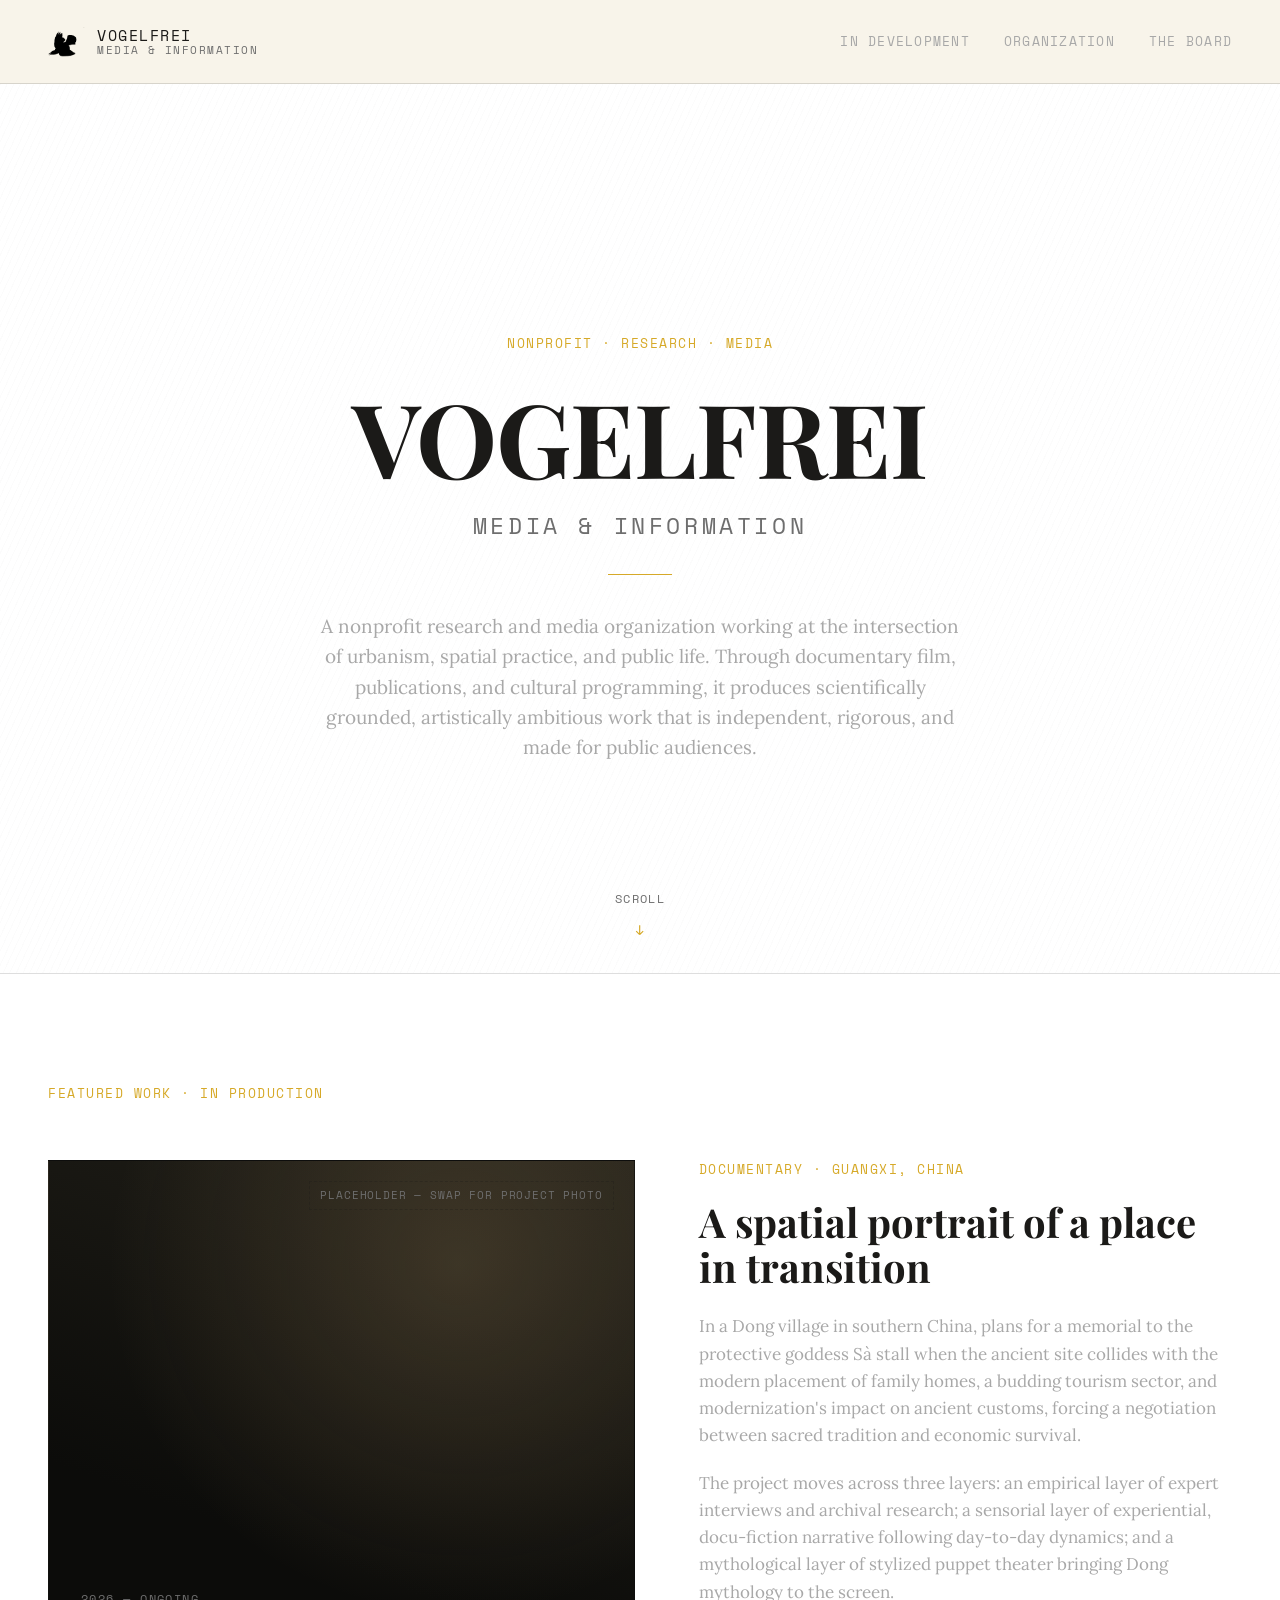
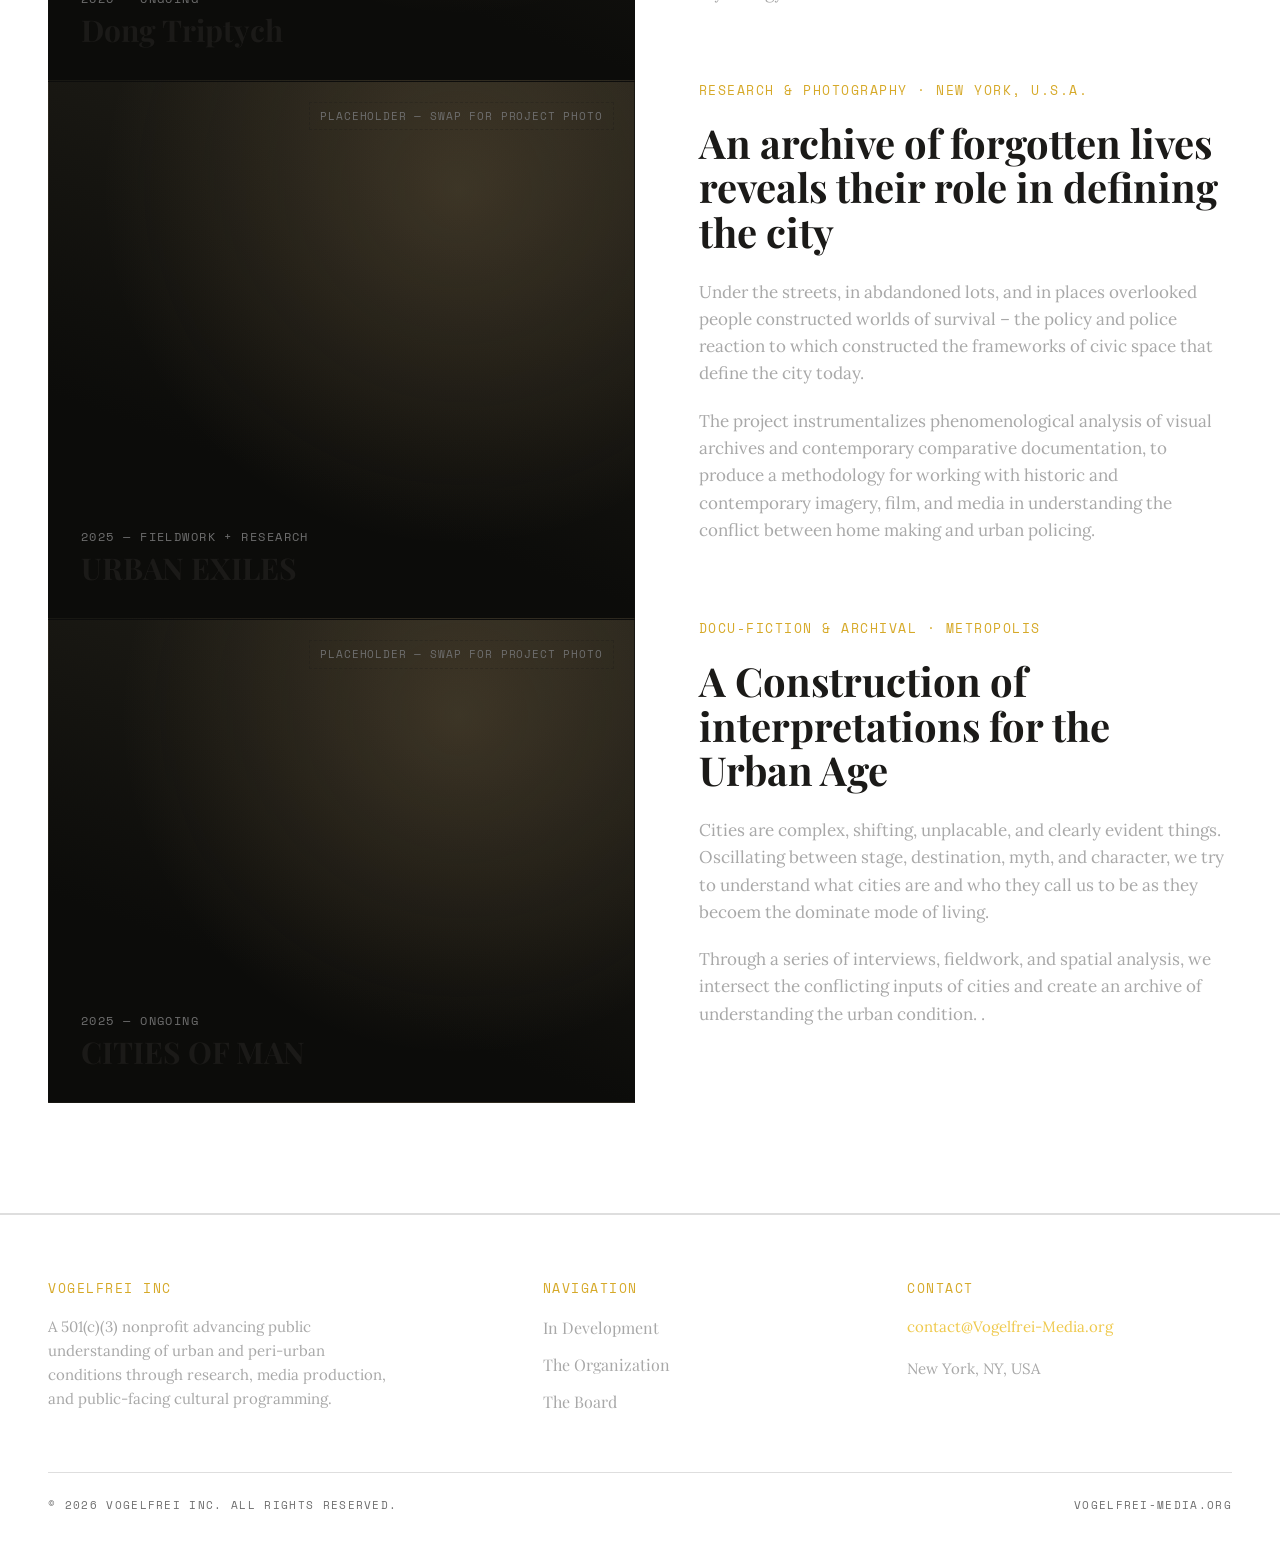
<file: index.html>
<!DOCTYPE html>
<html lang="en">
<head>
<meta charset="UTF-8">
<meta name="viewport" content="width=device-width, initial-scale=1.0">
<title>VOGELFREI — Spatial Research &amp; Documentary Film</title>
<meta name="description" content="a nonprofit research and media organization working at the intersection of urbanism, spatial practice, and public life. Through documentary film, publications, and cultural programming, it produces scientifically grounded, artistically ambitious work that is independent, rigorous, and made for public audiences.">
<link rel="icon" type="image/png" href="assets/favicon-32.png">
<link rel="preconnect" href="https://fonts.googleapis.com">
<link href="https://fonts.googleapis.com/css2?family=Playfair+Display:ital,wght@0,500;0,700;1,500;1,600&family=Lora:ital,wght@0,400;0,500;1,400&family=Space+Mono:wght@400;700&display=swap" rel="stylesheet">
<link rel="stylesheet" href="styles.css">
</head>
<body>

<!-- ============================= NAVIGATION ============================= -->
<!-- EDIT: This header is identical on every page — copy changes across all four files if you edit it. -->
<header class="site-header">
  <div class="wrap">
    <a href="index.html" class="brand">
      <img src="assets/logo-mark-black.png" alt="VOGELFREI bird mark">
      <span class="brand-text">
        <span class="name">VOGELFREI</span>
        <span class="eyebrow">MEDIA &amp; INFORMATION</span>
      </span>
    </a>
    <nav class="nav-links">
      <a href="index.html#ongoing-work">IN DEVELOPMENT</a>
      <a href="what-who-why.html">ORGANIZATION</a>
      <a href="founders.html">THE BOARD</a>
    </nav>
    <button class="nav-toggle" aria-label="Open menu" aria-expanded="false">
      <svg viewBox="0 0 24 24" fill="none" stroke="currentColor" stroke-width="0 0 24 24" fill="none" stroke="currentColor" stroke-width="2"><line x1="3" y1="6" x2="21" y2="6"/><line x1="3" y1="12" x2="21" y2="12"/><line x1="3" y1="18" x2="21" y2="18"/></svg>
    </button>
  </div>
</header>

<!-- ============================== HERO ============================== -->
<section class="hero">
  <div class="hero-bg"></div>
  <img class="hero-watermark" src="assets/logo-etching-transparent.png" alt="">
  <div class="hero-content wrap">
    <!-- EDIT: eyebrow label -->
    <span class="label">NONPROFIT &middot; RESEARCH &middot; MEDIA</span>
    <!-- EDIT: main headline -->
    <h1>VOGELFREI<span class="sub">Media & Information</span></h1>
    <div class="hero-rule"></div>
    <!-- EDIT: subhead / one-line mission -->
    <p class="dek">A nonprofit research and media organization working at the intersection of urbanism, spatial practice, and public life. Through documentary film, publications, and cultural programming, it produces scientifically grounded, artistically ambitious work that is independent, rigorous, and made for public audiences.</p>
  </div>
  <div class="hero-scroll">
    <span class="label-muted">SCROLL</span>
    <svg viewBox="0 0 24 24" fill="none" stroke="currentColor" stroke-width="2"><path d="M12 4v16m0 0l-6-6m6 6l6-6"/></svg>
  </div>
</section>

<!-- ========================= ONGOING WORK ========================= -->
<section id="ongoing-work">
  <div class="wrap">
    <div class="section-head reveal">
      <span class="label">FEATURED WORK &middot; IN PRODUCTION</span>
    </div>
    <div class="feature-grid reveal">
      <!-- PLACEHOLDER IMAGE: replace this div's contents with an <img src="assets/your-photo.jpg"> when ready -->
      <div class="feature-image">
        <span class="placeholder-note">Placeholder — swap for project photo</span>
        <div class="feature-image-tag">
          <!-- EDIT: project dates -->
          <span class="label-muted">2026 — ONGOING</span>
          <!-- EDIT: project title -->
          <h3>Dong Triptych</h3>
        </div>
      </div>
      <div class="feature-copy">
        <!-- EDIT: project category / location -->
        <span class="label">DOCUMENTARY &middot; GUANGXI, CHINA</span>
        <!-- EDIT: project headline -->
        <h3>A spatial portrait of a place in transition</h3>
        <!-- EDIT: project description paragraphs -->
        <p>In a Dong village in southern China, plans for a memorial to the protective goddess Sà stall when the ancient site collides with the modern placement of family homes, a budding tourism sector, and modernization's impact on ancient customs, forcing a negotiation between sacred tradition and economic survival.</p>
        <p>The project moves across three layers: an empirical layer of expert interviews and archival research; a sensorial layer of experiential, docu-fiction narrative following day-to-day dynamics; and a mythological layer of stylized puppet theater bringing Dong mythology to the screen.</p>
        <br><br>
      </div>
    </div>

    <!-- ===== PROJECT 2 — EDIT ALL FIELDS BELOW ===== -->
    <div class="feature-grid reveal">
      <!-- PLACEHOLDER IMAGE: replace this div's contents with an <img src="assets/your-photo.jpg"> when ready -->
      <div class="feature-image">
        <span class="placeholder-note">Placeholder — swap for project photo</span>
        <div class="feature-image-tag">
          <!-- EDIT: project dates -->
          <span class="label-muted">2025 — FIELDWORK + RESEARCH</span>
          <!-- EDIT: project title -->
          <h3>URBAN EXILES</h3>
        </div>
      </div>
      <div class="feature-copy">
        <!-- EDIT: project category / location -->
        <span class="label">RESEARCH &amp; PHOTOGRAPHY &middot; NEW YORK, U.S.A.</span>
        <!-- EDIT: project headline -->
        <h3>An archive of forgotten lives reveals their role in defining the city</h3>
        <!-- EDIT: project description paragraphs -->
        <p>Under the streets, in abdandoned lots, and in places overlooked people constructed worlds of survival – the policy and police reaction to which constructed the frameworks of civic space that define the city today.</p>
        <p>The project instrumentalizes phenomenological analysis of visual archives and contemporary comparative documentation, to produce a methodology for working with historic and contemporary imagery, film, and media in understanding the conflict between home making and urban policing. </p>
        <br><br>
      </div>
    </div>

    <!-- ===== PROJECT 3 — EDIT ALL FIELDS BELOW ===== -->
    <div class="feature-grid reveal">
      <!-- PLACEHOLDER IMAGE: replace this div's contents with an <img src="assets/your-photo.jpg"> when ready -->
      <div class="feature-image">
        <span class="placeholder-note">Placeholder — swap for project photo</span>
        <div class="feature-image-tag">
          <!-- EDIT: project dates -->
          <span class="label-muted">2025 — ONGOING</span>
          <!-- EDIT: project title -->
          <h3>CITIES OF MAN</h3>
        </div>
      </div>
      <div class="feature-copy">
        <!-- EDIT: project category / location -->
        <span class="label">DOCU-FICTION &amp; ARCHIVAL &middot; METROPOLIS </span>
        <!-- EDIT: project headline -->
        <h3>A Construction of interpretations for the Urban Age</h3>
        <!-- EDIT: project description paragraphs -->
        <p>Cities are complex, shifting, unplacable, and clearly evident things. Oscillating between stage, destination, myth, and character, we try to understand what cities are and who they call us to be as they becoem the dominate mode of living.</p>
        <p>Through a series of interviews, fieldwork, and spatial analysis, we intersect the conflicting inputs of cities and create an archive of understanding the urban condition. .</p>
        <br><br>
      </div>
    </div>
  </div>
</section>

<hr class="divider">

<!-- ============================== FOOTER ============================== -->
<!-- EDIT: This footer is identical on every page. -->
<footer class="site-footer">
  <div class="wrap">
    <div class="footer-grid">
      <div>
        <span class="label">VOGELFREI INC</span>
        <p>A 501(c)(3) nonprofit advancing public understanding of urban and peri-urban conditions through research, media production, and public-facing cultural programming.</p>
      </div>
      <div>
        <span class="label">NAVIGATION</span>
        <ul class="footer-links">
          <li><a href="index.html#ongoing-work">In Development</a></li>
          <li><a href="what-who-why.html">The Organization</a></li>
          <li><a href="founders.html">The Board</a></li>
        </ul>
      </div>
      <div class="footer-contact">
        <span class="label">CONTACT</span>
        <!-- EDIT: contact email and locations -->
        <p><a href="mailto:contact@Vogelfrei-Media.org">contact@Vogelfrei-Media.org</a></p>
        <p>New York, NY, USA</p>
      </div>
    </div>
    <div class="footer-bottom">
      <span class="label-muted">&copy; 2026 VOGELFREI INC. ALL RIGHTS RESERVED.</span>
      <span class="label-muted">Vogelfrei-Media.org</span>
    </div>
  </div>
</footer>

<script src="script.js"></script>
</body>
</html>
</file>
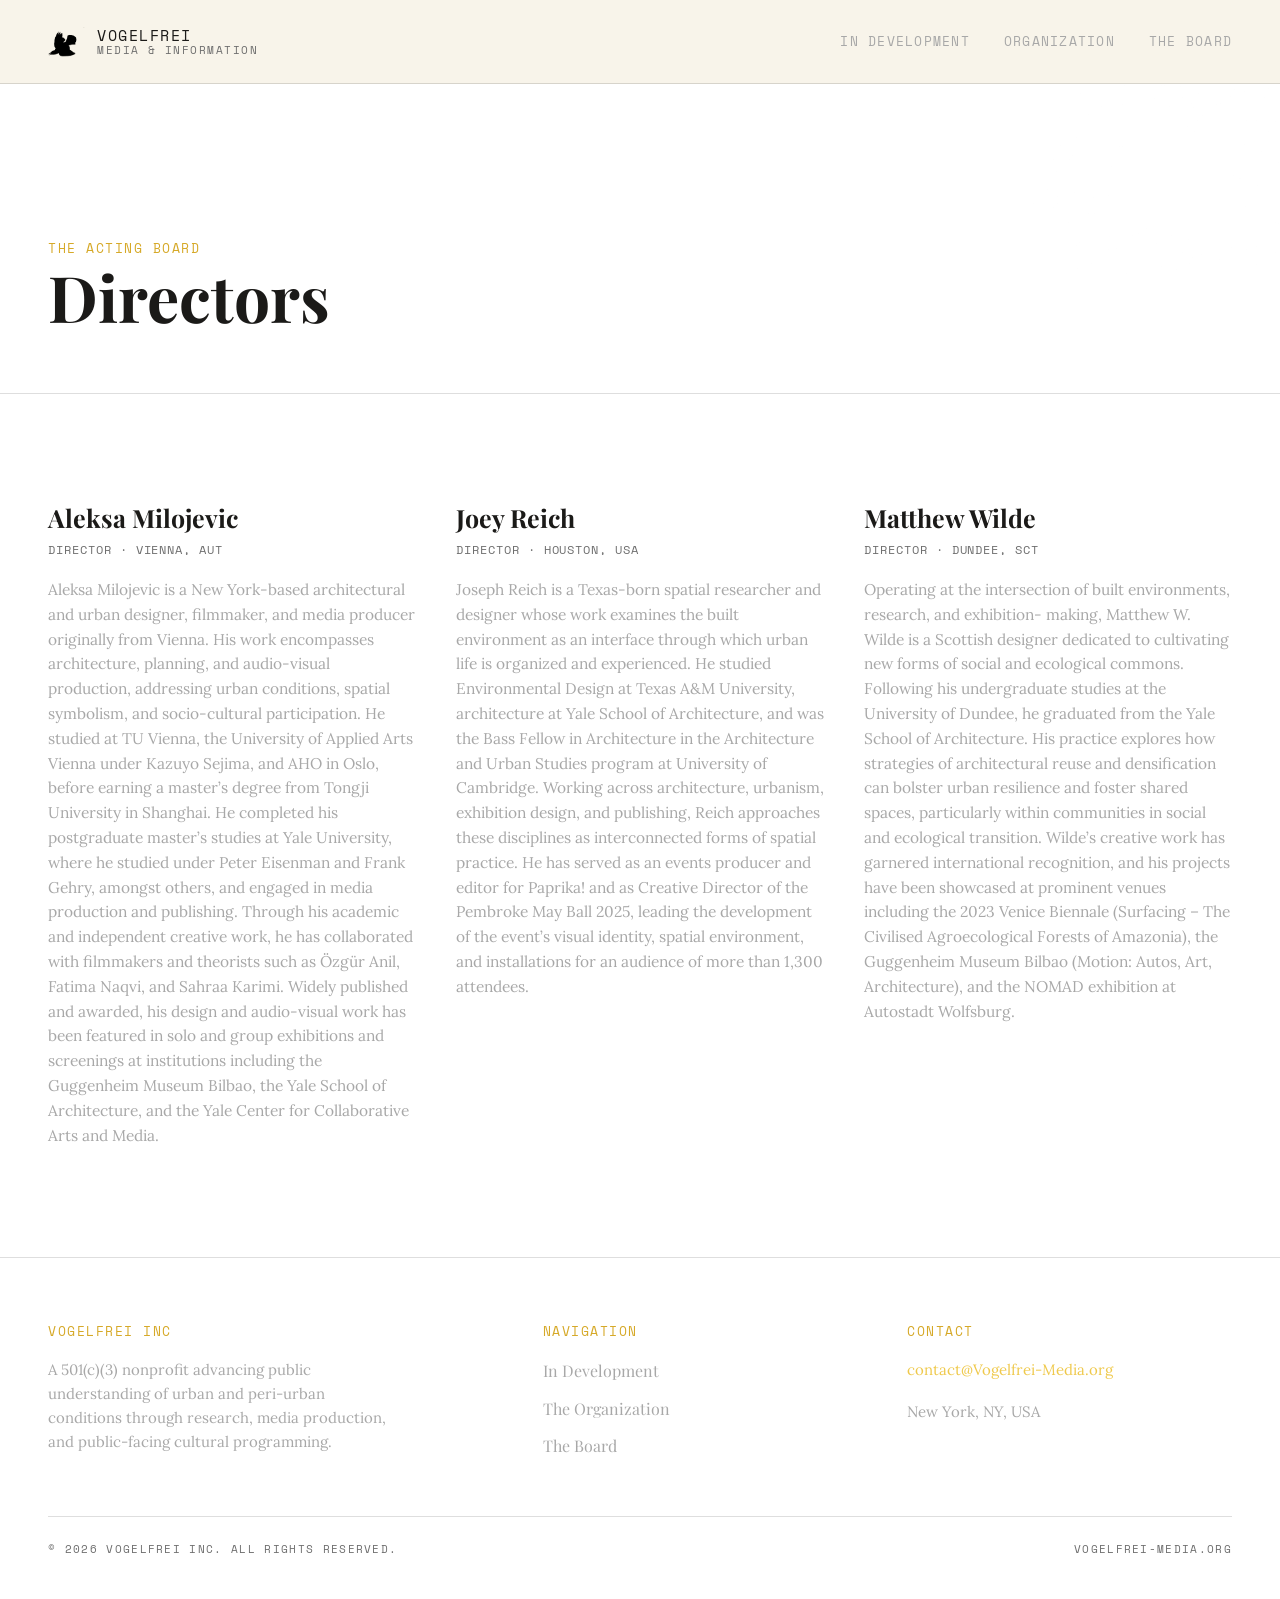
<file: founders.html>
<!DOCTYPE html>
<html lang="en">
<head>
<meta charset="UTF-8">
<meta name="viewport" content="width=device-width, initial-scale=1.0">
<title>The Team — VOGELFREI Media &amp; Information</title>
<meta name="description" content="Meet the team behind VOGELFREI.">
<link rel="icon" type="image/png" href="assets/favicon-32.png">
<link rel="preconnect" href="https://fonts.googleapis.com">
<link href="https://fonts.googleapis.com/css2?family=Playfair+Display:ital,wght@0,500;0,700;1,500;1,600&family=Lora:ital,wght@0,400;0,500;1,400&family=Space+Mono:wght@400;700&display=swap" rel="stylesheet">
<link rel="stylesheet" href="styles.css">
</head>
<body>

<header class="site-header">
  <div class="wrap">
    <a href="index.html" class="brand">
      <img src="assets/logo-mark-black.png" alt="VOGELFREI bird mark">
      <span class="brand-text">
        <span class="name">VOGELFREI</span>
        <span class="eyebrow">MEDIA &amp; INFORMATION</span>
      </span>
    </a>
    <nav class="nav-links">
      <a href="index.html#ongoing-work">IN DEVELOPMENT</a>
      <a href="what-who-why.html">ORGANIZATION</a>
      <a href="founders.html">THE BOARD</a>
    </nav>
    <button class="nav-toggle" aria-label="Open menu" aria-expanded="false">
      <svg viewBox="0 0 24 24" fill="none" stroke="currentColor" stroke-width="0 0 24 24" fill="none" stroke="currentColor" stroke-width="2"><line x1="3" y1="6" x2="21" y2="6"/><line x1="3" y1="12" x2="21" y2="12"/><line x1="3" y1="18" x2="21" y2="18"/></svg>
    </button>
  </div>
</header>

<div class="page-header">
  <img class="page-header-watermark" src="assets/logo-etching-transparent.png" alt="">
  <div class="wrap">
    <div>
      <span class="label">THE ACTING BOARD</span>
      <h1>Directors</h1>
    </div>
  </div>
</div>

<!-- =========================== FOUNDER CARDS =========================== -->
<!-- EDIT: Each .founder-card below is one person. No photo is used — each
     card leads with a rule + number instead. Just edit the name, role/location,
     and bio paragraph. -->
<section>
  <div class="wrap">
    <div class="founder-grid">

      <div class="founder-card reveal">
        <div class="founder-photo">
        </div>
        <h3>Aleksa Milojevic</h3>
        <span class="role">Director &middot; Vienna, AUT</span>
        <p class="bio">Aleksa Milojevic is a New York-based architectural and urban designer, filmmaker, and media producer originally from Vienna. His work encompasses architecture, planning, and audio-visual production, addressing urban conditions, spatial symbolism, and socio-cultural participation. He studied at TU Vienna, the University of Applied Arts Vienna under Kazuyo Sejima, and AHO in Oslo, before earning a master’s degree from Tongji University in Shanghai. He completed his postgraduate master’s studies at Yale University, where he studied under Peter Eisenman and Frank Gehry, amongst others, and engaged in media production and publishing. Through his academic and independent creative work, he has collaborated with filmmakers and theorists such as Özgür Anil, Fatima Naqvi, and Sahraa Karimi. Widely published and awarded, his design and audio-visual work has been featured in solo and group exhibitions and screenings at institutions including the Guggenheim Museum Bilbao, the Yale School of Architecture, and the Yale Center for Collaborative Arts and Media.</p>
      </div>

      <div class="founder-card reveal">
        <div class="founder-photo">
        </div>
        <h3>Joey Reich</h3>
        <span class="role">Director &middot; Houston, USA</span>
        <p class="bio">Joseph Reich is a Texas-born spatial researcher and designer whose work examines the built environment as an interface through which urban life is organized and experienced. He studied Environmental Design at Texas A&M University,
architecture at Yale School of Architecture, and was the Bass Fellow in Architecture in the Architecture and Urban Studies program at University of Cambridge. Working across architecture, urbanism, exhibition design, and publishing, Reich approaches these disciplines as interconnected forms of spatial practice. He has
served as an events producer and editor for Paprika! and as Creative Director of the Pembroke May Ball 2025, leading the development of the event’s visual identity, spatial environment, and installations for an audience of more than 1,300 attendees.</p>
      </div>

      <div class="founder-card reveal">
        <div class="founder-photo">
        </div>
        <h3>Matthew Wilde</h3>
        <span class="role">Director &middot; Dundee, SCT</span>
        <p class="bio">Operating at the intersection of built environments, research, and exhibition- making, Matthew W. Wilde is a Scottish designer dedicated to cultivating new forms of social and ecological commons. Following his undergraduate studies at the University of Dundee, he graduated from the Yale School of Architecture. His practice explores how strategies of architectural reuse and densification can
bolster urban resilience and foster shared spaces, particularly within communities in social and ecological transition. Wilde’s creative work has garnered international recognition, and his projects have been showcased at prominent venues including the 2023 Venice Biennale (Surfacing – The Civilised Agroecological Forests of Amazonia), the Guggenheim Museum Bilbao (Motion: Autos, Art, Architecture), and the NOMAD exhibition at Autostadt Wolfsburg.</p>
      </div>

    </div>
  </div>
</section>

<footer class="site-footer">
  <div class="wrap">
    <div class="footer-grid">
      <div>
        <span class="label">VOGELFREI INC</span>
        <p>A 501(c)(3) nonprofit advancing public understanding of urban and peri-urban conditions through research, media production, and public-facing cultural programming.</p>
      </div>
      <div>
        <span class="label">NAVIGATION</span>
        <ul class="footer-links">
          <li><a href="index.html#ongoing-work">In Development</a></li>
          <li><a href="what-who-why.html">The Organization</a></li>
          <li><a href="founders.html">The Board</a></li>
        </ul>
      </div>
      <div class="footer-contact">
        <span class="label">CONTACT</span>
        <!-- EDIT: contact email and locations -->
        <p><a href="mailto:contact@Vogelfrei-Media.org">contact@Vogelfrei-Media.org</a></p>
        <p>New York, NY, USA</p>
      </div>
    </div>
    <div class="footer-bottom">
      <span class="label-muted">&copy; 2026 VOGELFREI INC. ALL RIGHTS RESERVED.</span>
      <span class="label-muted">Vogelfrei-Media.org</span>
    </div>
  </div>
</footer>

<script src="script.js"></script>
</body>
</html>
</file>
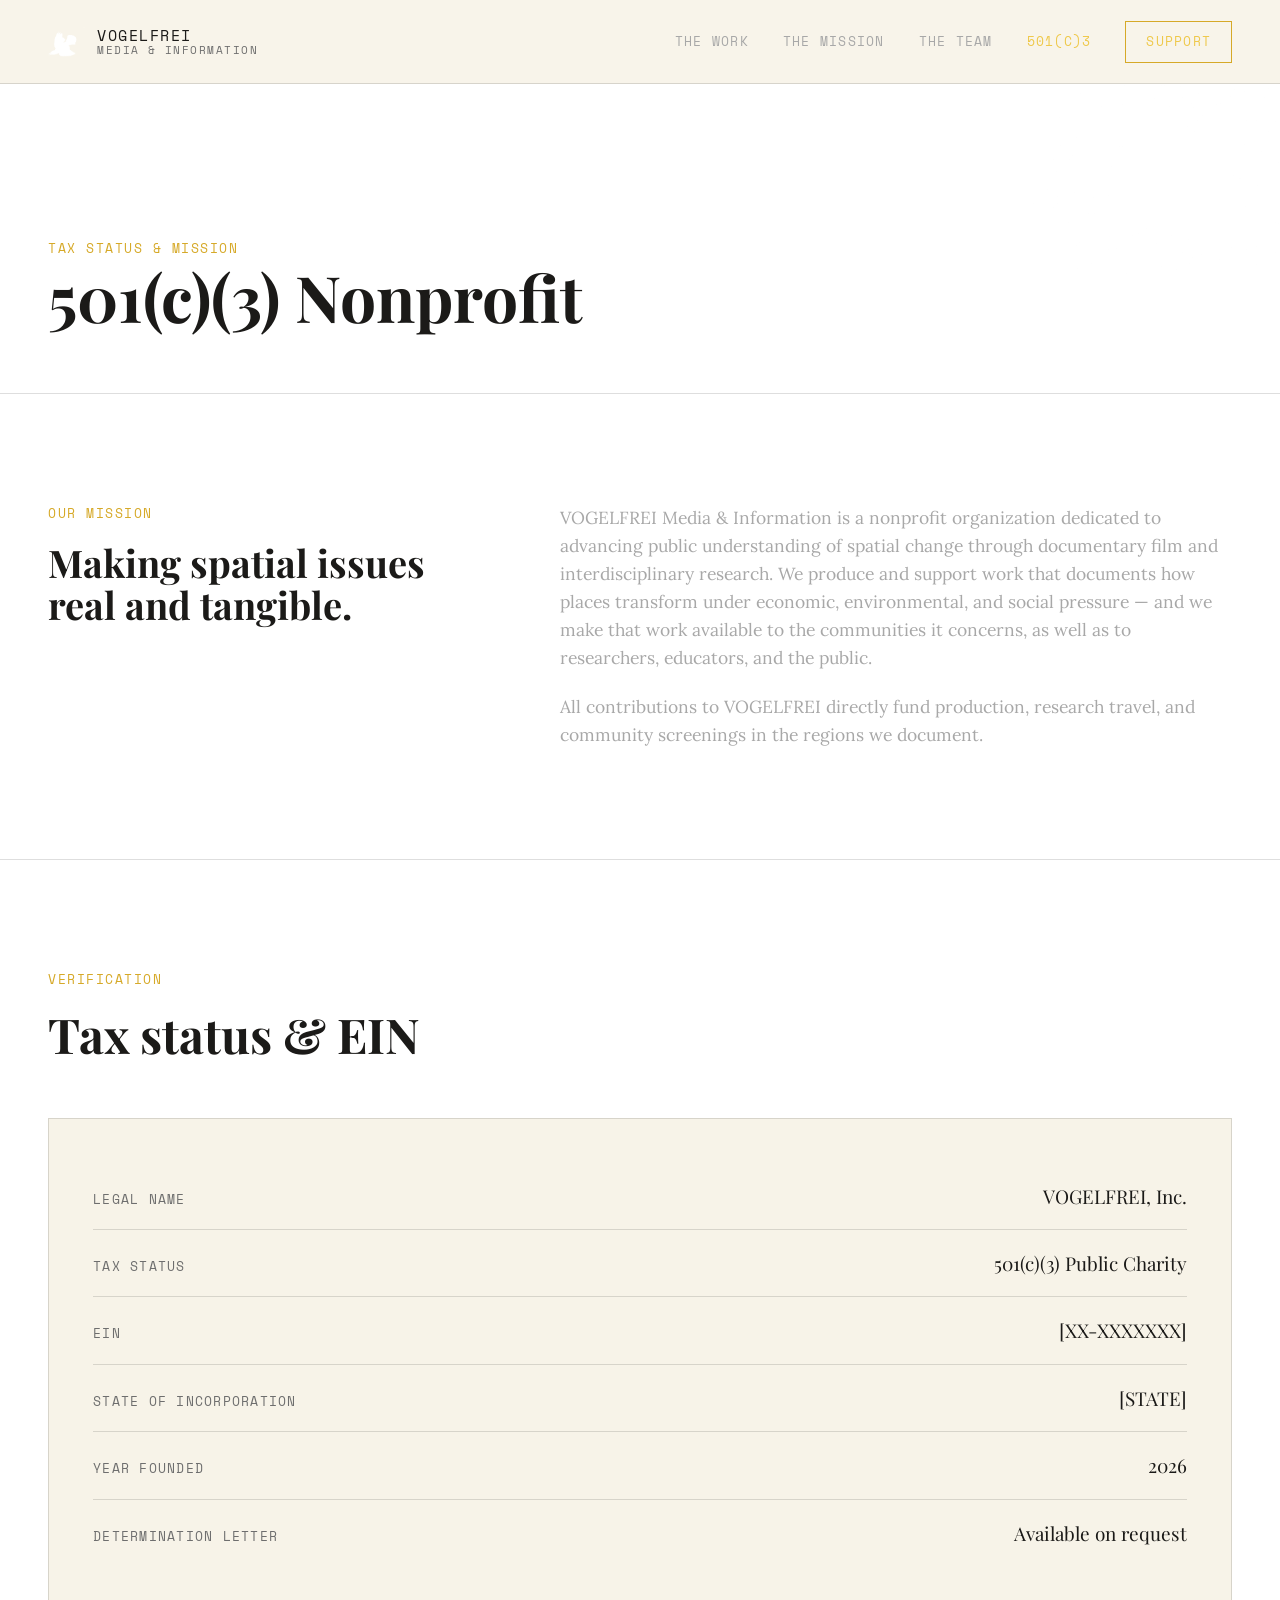
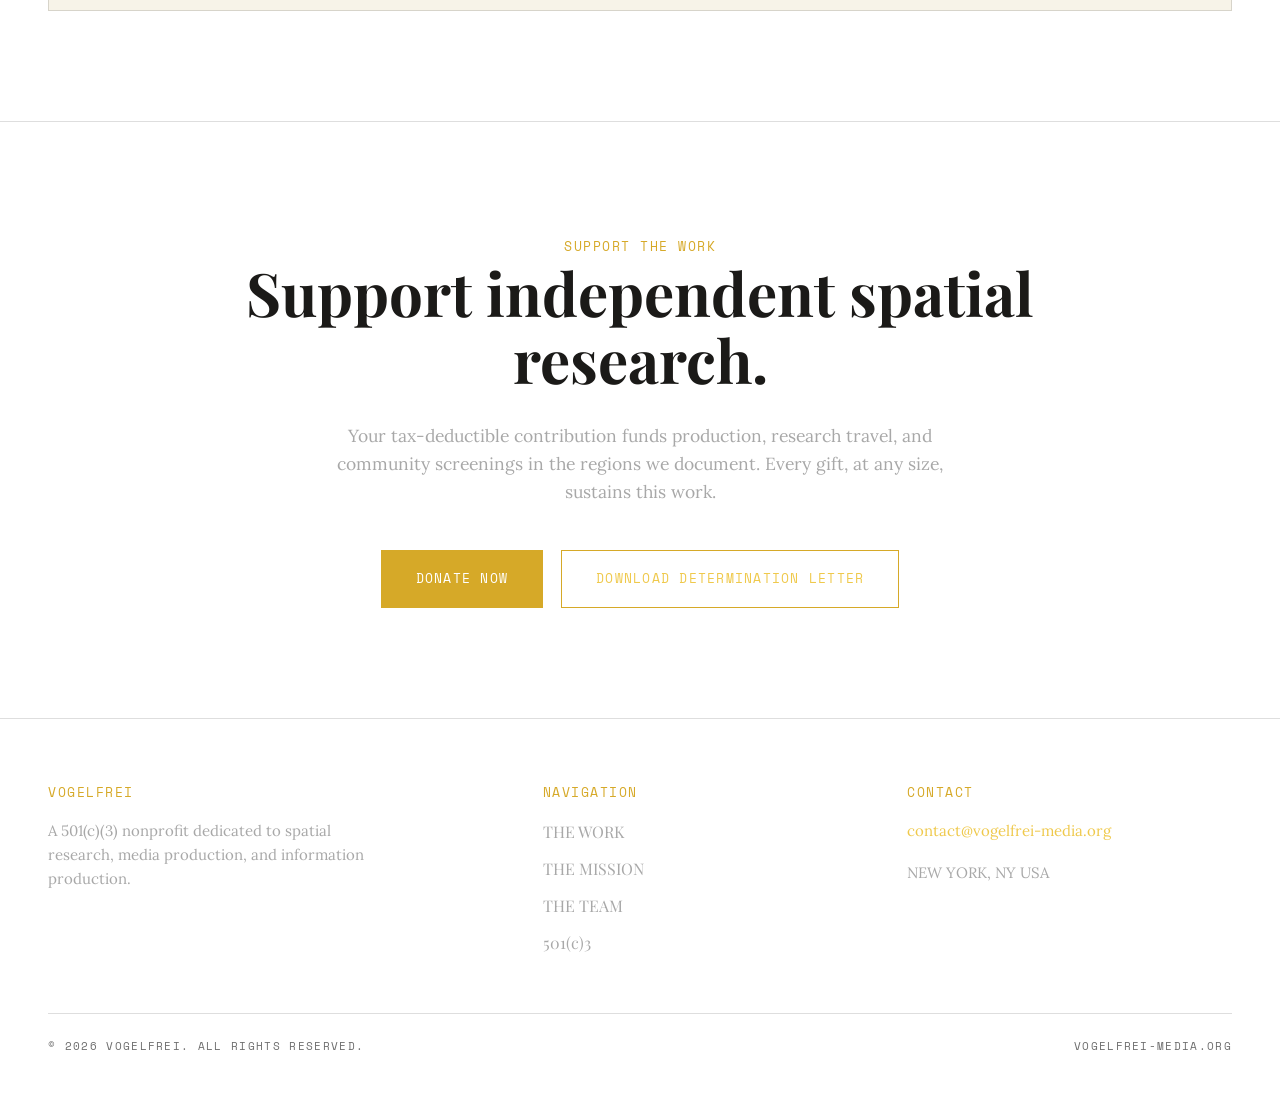
<file: nonprofit-status.html>
<!DOCTYPE html>
<html lang="en">
<head>
<meta charset="UTF-8">
<meta name="viewport" content="width=device-width, initial-scale=1.0">
<title>501(c)(3) Status &amp; Mission — VOGELFREI Media &amp; Information</title>
<meta name="description" content="VOGELFREI's tax-exempt status, EIN, and mission statement.">
<link rel="icon" type="image/png" href="assets/favicon-32.png">
<link rel="preconnect" href="https://fonts.googleapis.com">
<link href="https://fonts.googleapis.com/css2?family=Playfair+Display:ital,wght@0,500;0,700;1,500;1,600&family=Lora:ital,wght@0,400;0,500;1,400&family=Space+Mono:wght@400;700&display=swap" rel="stylesheet">
<link rel="stylesheet" href="styles.css">
</head>
<body>

<header class="site-header">
  <div class="wrap">
    <a href="index.html" class="brand">
      <img src="assets/logo-mark-white.png" alt="VOGELFREI bird mark">
      <span class="brand-text">
        <span class="name">VOGELFREI</span>
        <span class="eyebrow">MEDIA &amp; INFORMATION</span>
      </span>
    </a>
    <nav class="nav-links">
      <a href="what-who-why.html">THE WORK</a>
      <a href="index.html#ongoing-work">THE MISSION</a>
      <a href="founders.html">THE TEAM</a>
      <a href="nonprofit-status.html" class="active">501(c)3</a>
      <a href="nonprofit-status.html#donate" class="nav-cta">Support</a>
    </nav>
    <button class="nav-toggle" aria-label="Open menu" aria-expanded="false">
      <svg viewBox="0 0 24 24" fill="none" stroke="currentColor" stroke-width="2"><line x1="3" y1="6" x2="21" y2="6"/><line x1="3" y1="12" x2="21" y2="12"/><line x1="3" y1="18" x2="21" y2="18"/></svg>
    </button>
  </div>
</header>

<div class="page-header">
  <img class="page-header-watermark" src="assets/logo-etching-transparent.png" alt="">
  <div class="wrap">
    <div>
      <span class="label">TAX STATUS &amp; MISSION</span>
      <h1>501(c)(3) Nonprofit</h1>
    </div>
  </div>
</div>

<!-- ============================= MISSION ============================= -->
<section>
  <div class="wrap">
    <div class="split reveal">
      <div>
        <span class="label">OUR MISSION</span>
        <h2>Making spatial issues real and tangible.</h2>
      </div>
      <div class="prose">
        <!-- EDIT: full mission statement, suitable for grant applications / donor materials -->
        <p>VOGELFREI Media &amp; Information is a nonprofit organization dedicated to advancing public understanding of spatial change through documentary film and interdisciplinary research. We produce and support work that documents how places transform under economic, environmental, and social pressure — and we make that work available to the communities it concerns, as well as to researchers, educators, and the public.</p>
        <p>All contributions to VOGELFREI directly fund production, research travel, and community screenings in the regions we document.</p>
      </div>
    </div>
  </div>
</section>

<hr class="divider">

<!-- ============================= TAX DOCUMENT PANEL ============================= -->
<section>
  <div class="wrap">
    <div class="section-head reveal">
      <span class="label">VERIFICATION</span>
      <h2>Tax status &amp; EIN</h2>
    </div>
    <!-- EDIT: replace bracketed placeholders with your real filing details -->
    <div class="doc-panel reveal">
      <div class="doc-row">
        <span class="doc-label">Legal Name</span>
        <span class="doc-value">VOGELFREI, Inc.</span>
      </div>
      <div class="doc-row">
        <span class="doc-label">Tax Status</span>
        <span class="doc-value">501(c)(3) Public Charity</span>
      </div>
      <div class="doc-row">
        <span class="doc-label">EIN</span>
        <span class="doc-value">[XX-XXXXXXX]</span>
      </div>
      <div class="doc-row">
        <span class="doc-label">State of Incorporation</span>
        <span class="doc-value">[STATE]</span>
      </div>
      <div class="doc-row">
        <span class="doc-label">Year Founded</span>
        <span class="doc-value">2026</span>
      </div>
      <div class="doc-row">
        <span class="doc-label">Determination Letter</span>
        <span class="doc-value">Available on request</span>
      </div>
    </div>
  </div>
</section>

<hr class="divider">

<!-- ============================= DONATE / CTA ============================= -->
<section class="cta-section" id="donate">
  <div class="wrap reveal">
    <span class="label">SUPPORT THE WORK</span>
    <h2>Support independent spatial research.</h2>
    <p class="dek">Your tax-deductible contribution funds production, research travel, and community screenings in the regions we document. Every gift, at any size, sustains this work.</p>
    <div class="btn-row">
      <!-- EDIT: point this at your real donation processor link -->
      <a href="#" class="btn btn-solid">Donate Now</a>
      <a href="#" class="btn btn-outline">Download Determination Letter</a>
    </div>
  </div>
</section>

<footer class="site-footer">
  <div class="wrap">
    <div class="footer-grid">
      <div>
        <span class="label">VOGELFREI</span>
        <p>A 501(c)(3) nonprofit dedicated to spatial research, media production, and information production.</p>
      </div>
      <div>
        <span class="label">NAVIGATION</span>
        <ul class="footer-links">
          <li><a href="what-who-why.html">THE WORK</a></li>
          <li><a href="index.html#ongoing-work">THE MISSION</a></li>
          <li><a href="founders.html">THE TEAM</a></li>
          <li><a href="nonprofit-status.html">501(c)3</a></li>
        </ul>
      </div>
      <div class="footer-contact">
        <span class="label">CONTACT</span>
        <p><a href="mailto:contact@vogelfrei-media.org">contact@vogelfrei-media.org</a></p>
        <p>NEW YORK, NY USA</p>
      </div>
    </div>
    <div class="footer-bottom">
      <span class="label-muted">&copy; 2026 VOGELFREI. ALL RIGHTS RESERVED.</span>
      <span class="label-muted">VOGELFREI-MEDIA.ORG</span>
    </div>
  </div>
</footer>

<script src="script.js"></script>
</body>
</html>
</file>
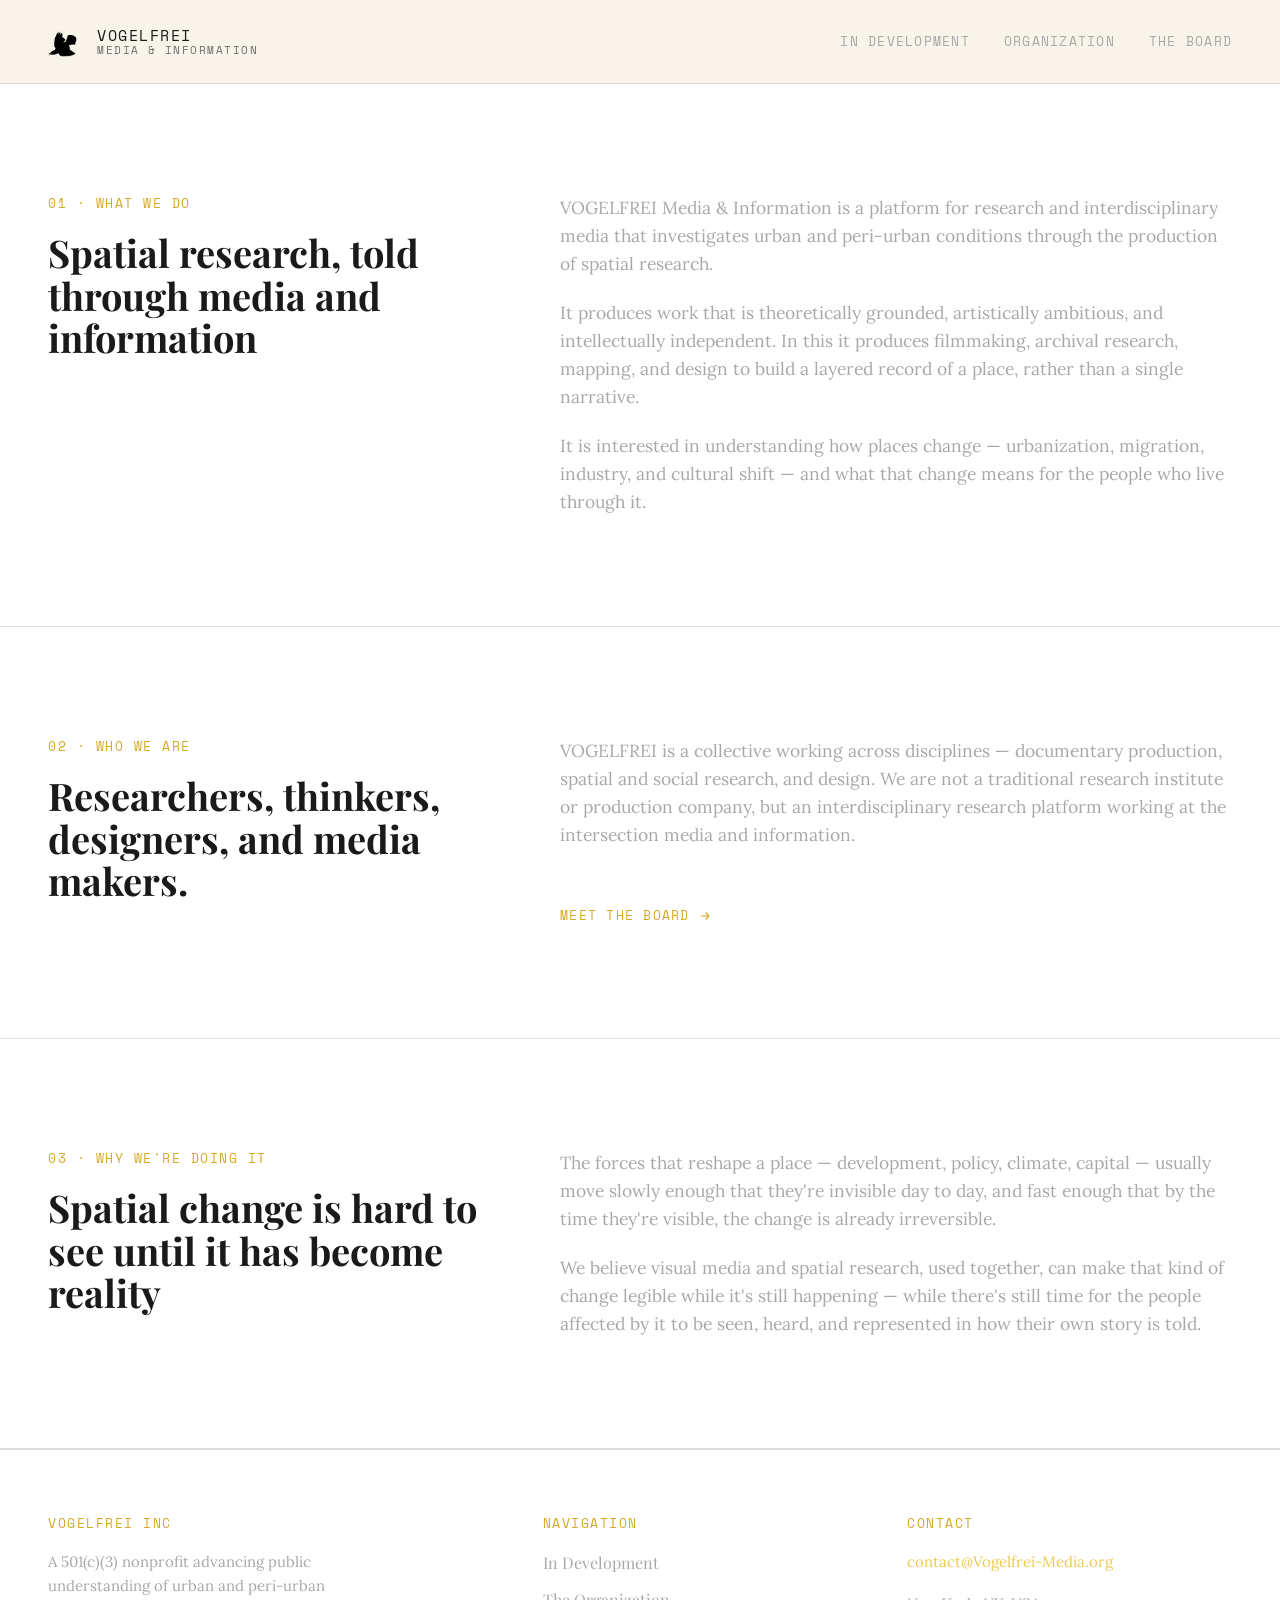
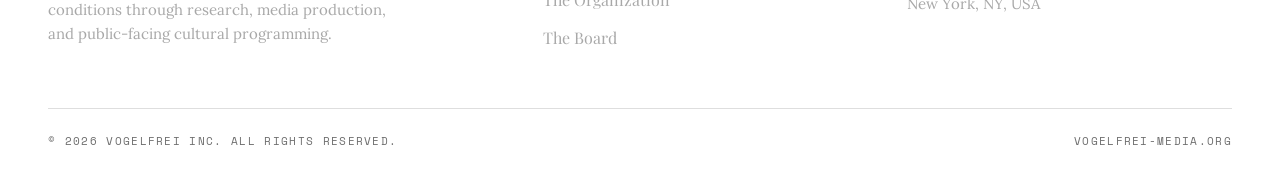
<file: what-who-why.html>
<!DOCTYPE html>
<html lang="en">
<head>
<meta charset="UTF-8">
<meta name="viewport" content="width=device-width, initial-scale=1.0">
<title>THE MISSION — VOGELFREI</title>
<meta name="description" content="What VOGELFREI does, who we are, and why we're doing it.">
<link rel="icon" type="image/png" href="assets/favicon-32.png">
<link rel="preconnect" href="https://fonts.googleapis.com">
<link href="https://fonts.googleapis.com/css2?family=Playfair+Display:ital,wght@0,500;0,700;1,500;1,600&family=Lora:ital,wght@0,400;0,500;1,400&family=Space+Mono:wght@400;700&display=swap" rel="stylesheet">
<link rel="stylesheet" href="styles.css">
</head>
<body>

<header class="site-header">
  <div class="wrap">
    <a href="index.html" class="brand">
      <img src="assets/logo-mark-black.png" alt="VOGELFREI bird mark">
      <span class="brand-text">
        <span class="name">VOGELFREI</span>
        <span class="eyebrow">MEDIA &amp; INFORMATION</span>
      </span>
    </a>
    <nav class="nav-links">
      <a href="index.html#ongoing-work">IN DEVELOPMENT</a>
      <a href="what-who-why.html">ORGANIZATION</a>
      <a href="founders.html">THE BOARD</a>
    </nav>
    <button class="nav-toggle" aria-label="Open menu" aria-expanded="false">
      <svg viewBox="0 0 24 24" fill="none" stroke="currentColor" stroke-width="0 0 24 24" fill="none" stroke="currentColor" stroke-width="2"><line x1="3" y1="6" x2="21" y2="6"/><line x1="3" y1="12" x2="21" y2="12"/><line x1="3" y1="18" x2="21" y2="18"/></svg>
    </button>
  </div>
</header>

<!-- ================================ WHAT ================================ -->
<section>
  <div class="wrap">
    <div class="split reveal">
      <div>
        <span class="label">01 &middot; WHAT WE DO</span>
        <h2>Spatial research, told through media and information</h2>
      </div>
      <div class="prose">
        <!-- EDIT: describe your activities/programs -->
        <p>VOGELFREI Media & Information is a platform for research and interdisciplinary media that investigates urban and peri-urban conditions through the production of spatial research.</p>
        <p>It produces work that is theoretically grounded, artistically ambitious, and intellectually independent. In this it produces filmmaking, archival research, mapping, and design to build a layered record of a place, rather than a single narrative.</p>
        <p>It is interested in understanding how places change — urbanization, migration, industry, and cultural shift — and what that change means for the people who live through it.</p>
      </div>
    </div>
  </div>
</section>

<hr class="divider">

<!-- ================================ WHO ================================ -->
<section>
  <div class="wrap">
    <div class="split reveal">
      <div>
        <span class="label">02 &middot; WHO WE ARE</span>
        <h2>Researchers, thinkers, designers, and media makers.</h2>
      </div>
      <div class="prose">
        <!-- EDIT: describe your team/structure -->
        <p>VOGELFREI is a collective working across disciplines — documentary production, spatial and social research, and design. We are not a traditional research institute or production company, but an interdisciplinary research platform working at the intersection media and information.</p>
        <a href="founders.html" class="text-link">Meet the Board <svg viewBox="0 0 24 24" fill="none" stroke="currentColor" stroke-width="2"><path d="M5 12h14m0 0l-6-6m6 6l-6 6"/></svg></a>
      </div>
    </div>
  </div>
</section>

<hr class="divider">

<!-- ================================ WHY ================================ -->
<section>
  <div class="wrap">
    <div class="split reveal">
      <div>
        <span class="label">03 &middot; WHY WE'RE DOING IT</span>
        <h2>Spatial change is hard to see until it has become reality</h2>
      </div>
      <div class="prose">
        <!-- EDIT: describe your motivation/thesis -->
        <p>The forces that reshape a place — development, policy, climate, capital — usually move slowly enough that they're invisible day to day, and fast enough that by the time they're visible, the change is already irreversible.</p>
        <p>We believe visual media and spatial research, used together, can make that kind of change legible while it's still happening — while there's still time for the people affected by it to be seen, heard, and represented in how their own story is told.</p>
      </div>
    </div>
  </div>
</section>

<hr class="divider">

<footer class="site-footer">
  <div class="wrap">
    <div class="footer-grid">
      <div>
        <span class="label">VOGELFREI INC</span>
        <p>A 501(c)(3) nonprofit advancing public understanding of urban and peri-urban conditions through research, media production, and public-facing cultural programming.</p>
      </div>
      <div>
        <span class="label">NAVIGATION</span>
        <ul class="footer-links">
          <li><a href="index.html#ongoing-work">In Development</a></li>
          <li><a href="what-who-why.html">The Organization</a></li>
          <li><a href="founders.html">The Board</a></li>
        </ul>
      </div>
      <div class="footer-contact">
        <span class="label">CONTACT</span>
        <!-- EDIT: contact email and locations -->
        <p><a href="mailto:contact@Vogelfrei-Media.org">contact@Vogelfrei-Media.org</a></p>
        <p>New York, NY, USA</p>
      </div>
    </div>
    <div class="footer-bottom">
      <span class="label-muted">&copy; 2026 VOGELFREI INC. ALL RIGHTS RESERVED.</span>
      <span class="label-muted">Vogelfrei-Media.org</span>
    </div>
  </div>
</footer>

<script src="script.js"></script>
</body>
</html>
</file>
<file: styles.css>
/* ==========================================================================
   VOGELFREI — Shared Stylesheet
   Edit the CSS custom properties below to change colors/fonts sitewide.
   ========================================================================== */

:root {
  /* ---- Colors (edit these to reskin the whole site) ---- */
  --color-bg: #ffffff;
  --color-bg-raised: #f7f3e8;
  --color-bg-raised-2: #ead8a8;
  --color-text: #1b1a18;
  --color-text-muted: #a8a8a8;
  --color-text-faint: #6e6e6e;
  --color-accent: #d6a928;
  --color-accent-bright: #efc94c;
  --color-border: rgba(27, 26, 24, 0.14);
  --color-border-strong: rgba(27, 26, 24, 0.28);

  /* ---- Type ---- */
  --font-display: 'Playfair Display', Georgia, 'Times New Roman', serif;
  --font-body: 'Lora', Georgia, serif;
  --font-label: 'Space Mono', 'Courier New', monospace;

  /* ---- Layout ---- */
  --max-width: 1320px;
  --gutter: 48px;
  --nav-height: 84px;
}

@media (max-width: 720px) {
  :root {
    --gutter: 24px;
    --nav-height: 68px;
  }
}

* {
  box-sizing: border-box;
}

html {
  scroll-behavior: smooth;
}

body {
  margin: 0;
  background: var(--color-bg);
  color: var(--color-text);
  font-family: var(--font-body);
  font-size: 17px;
  line-height: 1.6;
  -webkit-font-smoothing: antialiased;
}

img {
  max-width: 100%;
  display: block;
}

a {
  color: inherit;
  text-decoration: none;
}

.wrap {
  max-width: var(--max-width);
  margin: 0 auto;
  padding: 0 var(--gutter);
}

.label {
  font-family: var(--font-label);
  text-transform: uppercase;
  letter-spacing: 0.12em;
  font-size: 12.5px;
  color: var(--color-accent);
}

.label-muted {
  font-family: var(--font-label);
  text-transform: uppercase;
  letter-spacing: 0.12em;
  font-size: 12px;
  color: var(--color-text-faint);
}

h1, h2, h3, h4 {
  font-family: var(--font-display);
  font-weight: 700;
  line-height: 1.12;
  margin: 0;
  color: var(--color-text);
}

p {
  margin: 0 0 1.2em 0;
  color: var(--color-text-muted);
}

p:last-child {
  margin-bottom: 0;
}

em, i {
  color: var(--color-accent-bright);
  font-style: italic;
}

/* ---- Focus states (accessibility) ---- */
a:focus-visible,
button:focus-visible {
  outline: 2px solid var(--color-accent-bright);
  outline-offset: 3px;
}

@media (prefers-reduced-motion: reduce) {
  html {
    scroll-behavior: auto;
  }
  * {
    animation-duration: 0.001ms !important;
    transition-duration: 0.001ms !important;
  }
}

/* ==========================================================================
   NAVIGATION
   ========================================================================== */

.site-header {
  position: sticky;
  top: 0;
  z-index: 100;
  height: var(--nav-height);
  display: flex;
  align-items: center;
  background: rgba(247, 243, 232, 0.88);
  backdrop-filter: blur(10px);
  border-bottom: 1px solid var(--color-border);
}

.site-header .wrap {
  width: 100%;
  display: flex;
  align-items: center;
  justify-content: space-between;
  gap: 24px;
}

.brand {
  display: flex;
  align-items: center;
  gap: 12px;
}

.brand img {
  height: 30px;
  width: auto;
}

.brand-text {
  font-family: var(--font-label);
  line-height: 1.25;
}

.brand-text .eyebrow {
  display: block;
  font-size: 10.5px;
  letter-spacing: 0.14em;
  color: var(--color-text-faint);
}

.brand-text .name {
  display: block;
  font-size: 15px;
  letter-spacing: 0.1em;
  color: var(--color-text);
}

.nav-links {
  display: flex;
  align-items: center;
  gap: 34px;
}

.nav-links a {
  font-family: var(--font-label);
  font-size: 12.5px;
  letter-spacing: 0.1em;
  text-transform: uppercase;
  color: var(--color-text-muted);
  transition: color 0.2s ease;
  white-space: nowrap;
}

.nav-links a:hover,
.nav-links a.active {
  color: var(--color-accent-bright);
}

.nav-cta {
  border: 1px solid var(--color-accent);
  padding: 10px 20px;
  font-family: var(--font-label);
  font-size: 12px;
  letter-spacing: 0.1em;
  text-transform: uppercase;
  color: var(--color-accent-bright) !important;
  transition: background 0.2s ease, color 0.2s ease;
}

.nav-cta:hover {
  background: var(--color-accent);
  color: var(--color-bg) !important;
}

.nav-toggle {
  display: none;
  background: none;
  border: 1px solid var(--color-border-strong);
  width: 40px;
  height: 40px;
  align-items: center;
  justify-content: center;
  cursor: pointer;
  color: var(--color-text);
}

.nav-toggle svg {
  width: 18px;
  height: 18px;
}

@media (max-width: 900px) {
  .site-header {
    height: auto;
    min-height: var(--nav-height);
  }

  .site-header .wrap {
    flex-wrap: wrap;
    padding-top: 14px;
    padding-bottom: 14px;
  }

  .nav-links {
    position: absolute;
    top: 100%;
    left: 0;
    right: 0;
    background: var(--color-bg);
    border-top: 1px solid var(--color-border);
    flex-direction: column;
    align-items: stretch;
    gap: 0;
    max-height: 0;
    overflow: hidden;
    transition: max-height 0.3s ease;
  }

  .nav-links.open {
    max-height: 80vh;
    overflow-y: auto;
  }

  .nav-links a {
    font-size: 16px;
    padding: 18px var(--gutter);
    border-bottom: 1px solid var(--color-border);
    width: 100%;
  }

  .nav-cta {
    margin: 16px var(--gutter);
    width: calc(100% - 2 * var(--gutter));
    text-align: center;
  }

  .nav-toggle {
    display: flex;
  }
}

/* ==========================================================================
   HERO
   ========================================================================== */

.hero {
  position: relative;
  min-height: 88vh;
  display: flex;
  align-items: center;
  overflow: hidden;
  border-bottom: 1px solid var(--color-border);
}

/* PLACEHOLDER BACKGROUND — swap for a real photo by replacing the
   background-image below with url('assets/your-photo.jpg') */
.hero-bg {
  position: absolute;
  inset: 0;
  background: #ffffff;
  z-index: 0;
}

.hero-bg::after {
  content: '';
  position: absolute;
  inset: 0;
  background-image: repeating-linear-gradient(
    115deg,
    rgba(27, 26, 24, 0.025) 0px,
    rgba(27, 26, 24, 0.025) 1px,
    transparent 1px,
    transparent 6px
  );
  opacity: 0.6;
}

.hero-watermark {
  position: absolute;
  right: -6%;
  top: 50%;
  transform: translateY(-50%);
  width: 46vw;
  max-width: 620px;
  opacity: 0.07;
  z-index: 0;
  pointer-events: none;
}

.hero-content {
  position: relative;
  z-index: 1;
  padding: 140px 0 100px;
  text-align: center;
  width: 100%;
}

.hero-content .label {
  display: block;
  margin-bottom: 26px;
}

.hero-content h1 {
  font-size: clamp(48px, 8vw, 104px);
  letter-spacing: -0.01em;
}

.hero-content h1 .sub {
  display: block;
  font-family: var(--font-label);
  font-style: normal;
  font-weight: 400;
  font-size: 0.22em;
  letter-spacing: 0.16em;
  text-transform: uppercase;
  color: var(--color-text-faint);
  margin-top: 18px;
}

.hero-rule {
  width: 64px;
  height: 1px;
  background: var(--color-accent);
  margin: 36px auto;
}

.hero-content .dek {
  max-width: 640px;
  margin: 0 auto;
  font-size: 19px;
  color: var(--color-text-muted);
}

.hero-scroll {
  position: absolute;
  bottom: 28px;
  left: 50%;
  transform: translateX(-50%);
  text-align: center;
  z-index: 1;
}

.hero-scroll .label-muted {
  display: block;
  margin-bottom: 10px;
}

.hero-scroll svg {
  width: 14px;
  height: 14px;
  color: var(--color-accent);
  animation: bob 2.2s ease-in-out infinite;
}

@keyframes bob {
  0%, 100% { transform: translateY(0); }
  50% { transform: translateY(6px); }
}

/* ==========================================================================
   SECTIONS / GENERIC
   ========================================================================== */

section {
  padding: 110px 0;
}

@media (max-width: 720px) {
  section {
    padding: 72px 0;
  }
}

.section-head {
  margin-bottom: 56px;
}

.section-head .label {
  display: block;
  margin-bottom: 18px;
}

.section-head h2 {
  font-size: clamp(32px, 4.4vw, 48px);
  max-width: 760px;
}

.divider {
  border: none;
  border-top: 1px solid var(--color-border);
  margin: 0;
}

/* ---- Featured / ongoing work ---- */

.feature-grid {
  display: grid;
  grid-template-columns: 1.1fr 1fr;
  gap: 64px;
  align-items: stretch;
}

@media (max-width: 900px) {
  .feature-grid {
    grid-template-columns: 1fr;
    gap: 36px;
  }
}

/* PLACEHOLDER IMAGE — swap .feature-image's background-image / add an <img> */
.feature-image {
  position: relative;
  min-height: 480px;
  background:
    radial-gradient(circle at 70% 20%, rgba(184, 153, 104, 0.22), transparent 60%),
    linear-gradient(200deg, #211f18 0%, #0c0c0a 70%);
  border: 1px solid var(--color-border);
  display: flex;
  align-items: flex-end;
  padding: 32px;
  overflow: hidden;
}

.feature-image .placeholder-note {
  position: absolute;
  top: 20px;
  right: 20px;
  font-family: var(--font-label);
  font-size: 10.5px;
  letter-spacing: 0.08em;
  color: var(--color-text-faint);
  border: 1px dashed var(--color-border-strong);
  padding: 5px 10px;
  text-transform: uppercase;
}

.feature-image-tag {
  position: relative;
  z-index: 1;
}

.feature-image-tag .label-muted {
  display: block;
  margin-bottom: 6px;
}

.feature-image-tag h3 {
  font-size: 30px;
}

.feature-copy .label {
  display: block;
  margin-bottom: 20px;
}

.feature-copy h3 {
  font-size: clamp(28px, 3.6vw, 40px);
  margin-bottom: 24px;
}

.feature-copy p + p {
  margin-top: 18px;
}

.text-link {
  display: inline-flex;
  align-items: center;
  gap: 8px;
  font-family: var(--font-label);
  font-size: 12.5px;
  letter-spacing: 0.1em;
  text-transform: uppercase;
  color: var(--color-accent);
  margin-top: 36px;
  border-bottom: 1px solid transparent;
  transition: border-color 0.2s ease, gap 0.2s ease;
}

.text-link:hover {
  border-color: var(--color-accent);
  gap: 12px;
}

.text-link svg {
  width: 14px;
  height: 14px;
}

/* ---- Page header (for interior pages) ---- */

.page-header {
  padding: 150px 0 60px;
  border-bottom: 1px solid var(--color-border);
  position: relative;
  overflow: hidden;
}

.page-header .wrap {
  display: flex;
  justify-content: space-between;
  align-items: flex-end;
  gap: 32px;
  flex-wrap: wrap;
}

.page-header h1 {
  font-size: clamp(40px, 6vw, 64px);
}

.page-header-watermark {
  position: absolute;
  right: -4%;
  top: -10%;
  width: 320px;
  opacity: 0.05;
  z-index: 0;
}

/* ---- Cards (founders) ---- */

.founder-grid {
  display: grid;
  grid-template-columns: repeat(3, 1fr);
  gap: 40px;
}

@media (max-width: 900px) {
  .founder-grid {
    grid-template-columns: 1fr;
  }
}

.founder-card {
  display: flex;
  flex-direction: column;
}

/* No portrait — each card leads with a rule + index number instead of a photo */
.founder-mark {
  display: flex;
  align-items: center;
  gap: 16px;
  margin-bottom: 28px;
}

.founder-mark .index {
  font-family: var(--font-label);
  font-size: 13px;
  letter-spacing: 0.1em;
  color: var(--color-text-faint);
}

.founder-mark .rule {
  flex: 1;
  height: 1px;
  background: var(--color-border-strong);
}

.founder-card h3 {
  font-size: 25px;
  margin-bottom: 8px;
}

.founder-card .role {
  font-family: var(--font-label);
  font-size: 12px;
  letter-spacing: 0.08em;
  text-transform: uppercase;
  color: var(--color-text-faint);
  margin-bottom: 18px;
  display: block;
}

.founder-card .bio {
  font-size: 15.5px;
}

/* ---- Two-column text block ---- */

.split {
  display: grid;
  grid-template-columns: 0.8fr 1.2fr;
  gap: 64px;
}

@media (max-width: 900px) {
  .split {
    grid-template-columns: 1fr;
    gap: 32px;
  }
}

.split .label {
  display: block;
  margin-bottom: 18px;
}

.split h2 {
  font-size: clamp(28px, 3.6vw, 38px);
}

.prose p {
  font-size: 17.5px;
}

.prose p + p {
  margin-top: 20px;
}

/* ---- Stat / info strip ---- */

.info-strip {
  display: grid;
  grid-template-columns: repeat(4, 1fr);
  border-top: 1px solid var(--color-border);
  border-bottom: 1px solid var(--color-border);
}

@media (max-width: 720px) {
  .info-strip {
    grid-template-columns: repeat(2, 1fr);
  }
}

.info-cell {
  padding: 36px 28px;
  border-right: 1px solid var(--color-border);
}

.info-cell:last-child {
  border-right: none;
}

.info-cell .label-muted {
  display: block;
  margin-bottom: 10px;
}

.info-cell .value {
  font-family: var(--font-display);
  font-size: 22px;
}

/* ---- Document panel (501c3) ---- */

.doc-panel {
  border: 1px solid var(--color-border);
  background: var(--color-bg-raised);
  padding: 44px;
}

@media (max-width: 720px) {
  .doc-panel {
    padding: 28px;
  }
}

.doc-row {
  display: flex;
  justify-content: space-between;
  align-items: baseline;
  gap: 20px;
  padding: 18px 0;
  border-bottom: 1px solid var(--color-border);
}

.doc-row:last-child {
  border-bottom: none;
}

.doc-row .doc-label {
  font-family: var(--font-label);
  font-size: 12.5px;
  letter-spacing: 0.1em;
  text-transform: uppercase;
  color: var(--color-text-faint);
}

.doc-row .doc-value {
  font-family: var(--font-display);
  font-size: 19px;
  text-align: right;
  color: var(--color-text);
}

/* ---- Buttons ---- */

.btn {
  display: inline-block;
  font-family: var(--font-label);
  font-size: 12.5px;
  letter-spacing: 0.1em;
  text-transform: uppercase;
  padding: 18px 34px;
  border: 1px solid transparent;
  transition: all 0.2s ease;
  cursor: pointer;
}

.btn-solid {
  background: var(--color-accent);
  color: var(--color-bg);
  border-color: var(--color-accent);
}

.btn-solid:hover {
  background: var(--color-accent-bright);
  border-color: var(--color-accent-bright);
}

.btn-outline {
  background: transparent;
  color: var(--color-accent-bright);
  border-color: var(--color-accent);
}

.btn-outline:hover {
  background: var(--color-accent);
  color: var(--color-bg);
}

.btn-row {
  display: flex;
  gap: 18px;
  flex-wrap: wrap;
}

/* ---- CTA / donate section ---- */

.cta-section {
  text-align: center;
  position: relative;
  overflow: hidden;
}

.cta-section h2 {
  font-size: clamp(36px, 5.6vw, 60px);
  max-width: 900px;
  margin: 0 auto 28px;
}

.cta-section .dek {
  max-width: 620px;
  margin: 0 auto 44px;
  font-size: 17.5px;
}

.cta-section .btn-row {
  justify-content: center;
}

/* ==========================================================================
   FOOTER
   ========================================================================== */

.site-footer {
  border-top: 1px solid var(--color-border);
  padding: 64px 0 40px;
}

.footer-grid {
  display: grid;
  grid-template-columns: 1.4fr 1fr 1fr;
  gap: 40px;
}

@media (max-width: 720px) {
  .footer-grid {
    grid-template-columns: 1fr;
    gap: 32px;
  }
}

.footer-grid .label {
  display: block;
  margin-bottom: 16px;
}

.footer-grid p {
  font-size: 15px;
  max-width: 340px;
}

.footer-links {
  list-style: none;
  padding: 0;
  margin: 0;
  display: flex;
  flex-direction: column;
  gap: 10px;
}

.footer-links a {
  font-family: var(--font-display);
  font-size: 16px;
  color: var(--color-text-muted);
  transition: color 0.2s ease;
}

.footer-links a:hover {
  color: var(--color-accent-bright);
}

.footer-contact p {
  font-size: 15px;
}

.footer-contact a {
  color: var(--color-accent-bright);
}

.footer-bottom {
  margin-top: 56px;
  padding-top: 24px;
  border-top: 1px solid var(--color-border);
  display: flex;
  justify-content: space-between;
  align-items: center;
  flex-wrap: wrap;
  gap: 12px;
}

.footer-bottom .label-muted {
  font-size: 11px;
}

/* ---- Reveal-on-scroll ---- */

.reveal {
  opacity: 0;
  transform: translateY(18px);
  transition: opacity 0.7s ease, transform 0.7s ease;
}

.reveal.is-visible {
  opacity: 1;
  transform: translateY(0);
}
</file>
